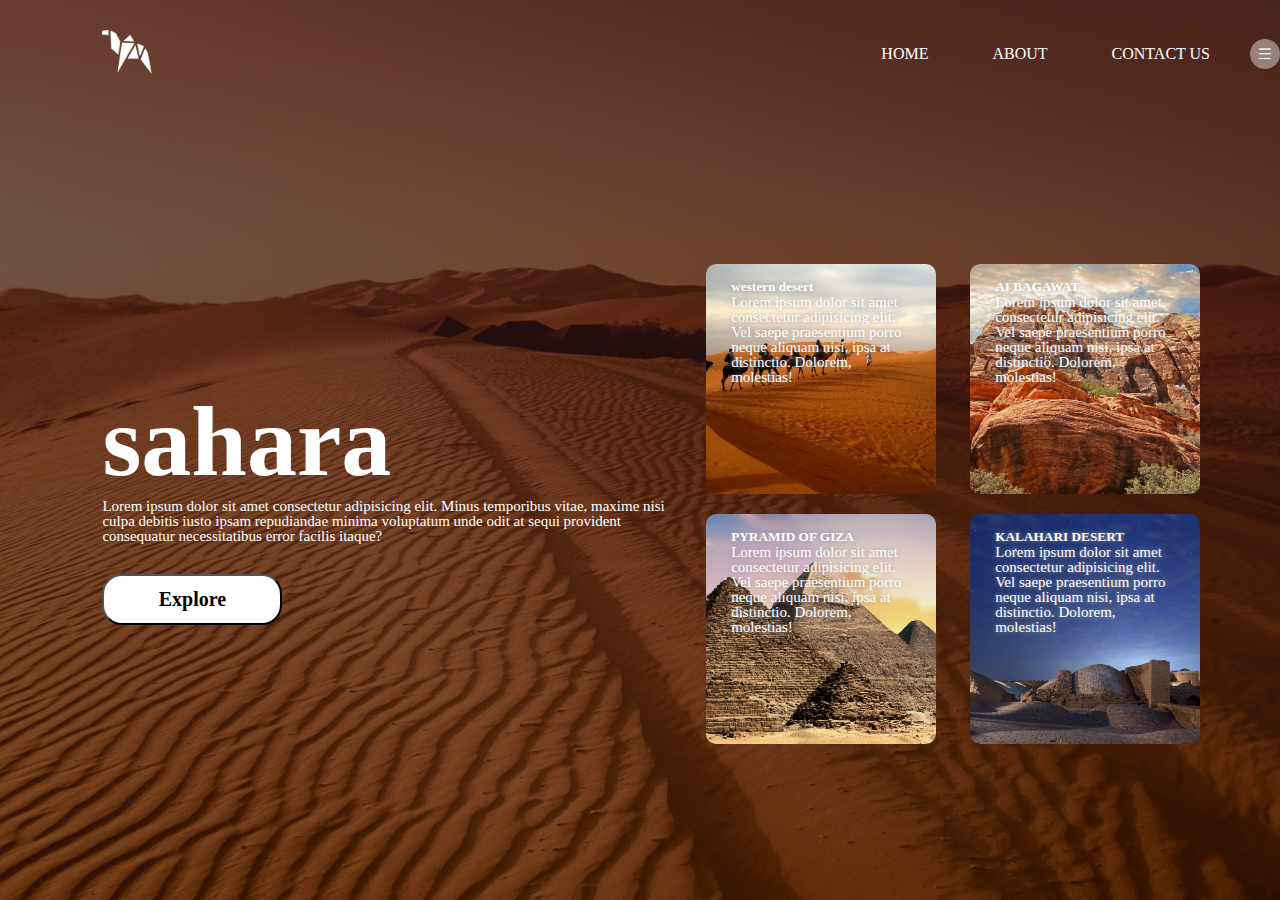
<file: index.html>
<!DOCTYPE html>
<html lang="en">
<head>
    <meta charset="UTF-8">
    <meta http-equiv="X-UA-Compatible" content="IE=edge">
    <meta name="viewport" content="width=device-width, initial-scale=1.0">
    <title>Document</title>
    <link rel="stylesheet" href="css/styles.css">
</head>
<body>
    <div class="container">
        <div class="navbar">
            <a href="#bottom"><img src="images/logo.png" class ="logo" alt=""></a>
            <nav>
                <ul>
                    <li><a class ="a" href="#">HOME</a></li>
                    <li><a  class ="a" href="#">ABOUT</a></li>
                    <li><a  class ="a" href="#">CONTACT US </a></li>
                </ul>
            </nav>
            <img src="images/menu.png" class="menu-icon" alt="">
        </div>
        <div class="row">
            <div class="col">
                <h1>sahara</h1>
                <p>Lorem ipsum dolor sit amet consectetur adipisicing elit. Minus temporibus vitae, maxime nisi culpa debitis iusto ipsam repudiandae minima voluptatum unde odit at sequi provident consequatur necessitatibus error facilis itaque?</p>
                <button class ="btn"type ="button">Explore</button>
            </div>
            <div class="col">
                <div class="card card0">
                    <h5>western desert</h5>
                    <p>Lorem ipsum dolor sit amet consectetur adipisicing elit. Vel saepe praesentium porro neque aliquam nisi, ipsa at distinctio. Dolorem, molestias!</p>
                </div>
                <div class="card card1">
                    <h5>AI BAGAWAT</h5>
                    <p>Lorem ipsum dolor sit amet consectetur adipisicing elit. Vel saepe praesentium porro neque aliquam nisi, ipsa at distinctio. Dolorem, molestias!</p>
                </div>
                <div class="card card2">
                    <h5>PYRAMID OF GIZA</h5>
                    <p>Lorem ipsum dolor sit amet consectetur adipisicing elit. Vel saepe praesentium porro neque aliquam nisi, ipsa at distinctio. Dolorem, molestias!</p>
                </div>
                <div class="card card3">
                    <h5>KALAHARI DESERT</h5>
                    <p>Lorem ipsum dolor sit amet consectetur adipisicing elit. Vel saepe praesentium porro neque aliquam nisi, ipsa at distinctio. Dolorem, molestias!</p>
                </div>
            </div>
            
        </div>
    </div>
</body>
</html>
</file>
<file: css/styles.css>
*{
    margin:0;
    padding:0;

}
.container{
    width:100%;
    height:100vh;
    background:linear-gradient(rgba(68, 28, 28, 0.8),rgba(0,0,0,0.5)),url("/background.png") ;
    background-position:center;
    background-size:cover;
    padding-left:8%;
    padding-left:8%;
    box-sizing: border-box;

}
.navbar{
    height:12%;
    display:flex;
    align-items:center;
}
.logo{
    width:50px;
    cursor:pointer;
    transition: all 0.5s;
}
.logo:hover{
    transform:translateX(10px);
}
.menu-icon{
    width:30px;
    cursor:pointer;
    margin-left:40px;
}
nav{
    flex:1;
    text-align:right;

}
nav ul li{
    text-decoration: none;
    display:inline-block;
    margin-left:60px;
}
nav ul li a{
    text-decoration: none;
    color:#fff;
    transition:all 0.5s;
}
nav ul li a:hover{
    color:brown;
    transform:translateX(-10px);
}
.row{
    display:flex;
    height:88%;
    align-items:center;

}
.col{
    flex-basis:50%;
}
h1{
    color:white;
    font-size:100px;
}
p{
    color:white;
    font-size:15px;
    line-height:15px;

}
button{
    width:180px;
    color:#000;
    font-size:12px;
    padding:12px 0;
    background:white;
    border-radius:20px;
    outline: none;
    margin-top:30px;
    transition:all 0.5s;
    font-family: Cambria, Cochin, Georgia, Times, 'Times New Roman', serif;
    font-size:20px;
    font-weight:bold;
}
.btn:hover{
    transform:translateX(10px);
    color:white;
    background-color:transparent;
    
}
.card{
    width:230px;
    height:230px;
    display:inline-block;
    border-radius:10px;
    padding:15px 25px;
    box-sizing: border-box;
    cursor:pointer;
    margin:10px 15px;
    background-position:center;
    background-size :cover;
    transition: all 0.5s;
}
.card0{
    background-image:url(/pic-1.png)
}
.card1{
    background-image:url(/pic-2.png)
}

.card2{
    background-image:url(/pic-3.png)
}
.card3{
    background-image:url(/pic-4.png)
}
.card:hover{
    transform : translateY(-10px);

}
h5{
    color:white;
    text-shadow: 0 0 5px #999;
}
.card p{
    text-shadow: 0 0 5px #999;
}
</file>
